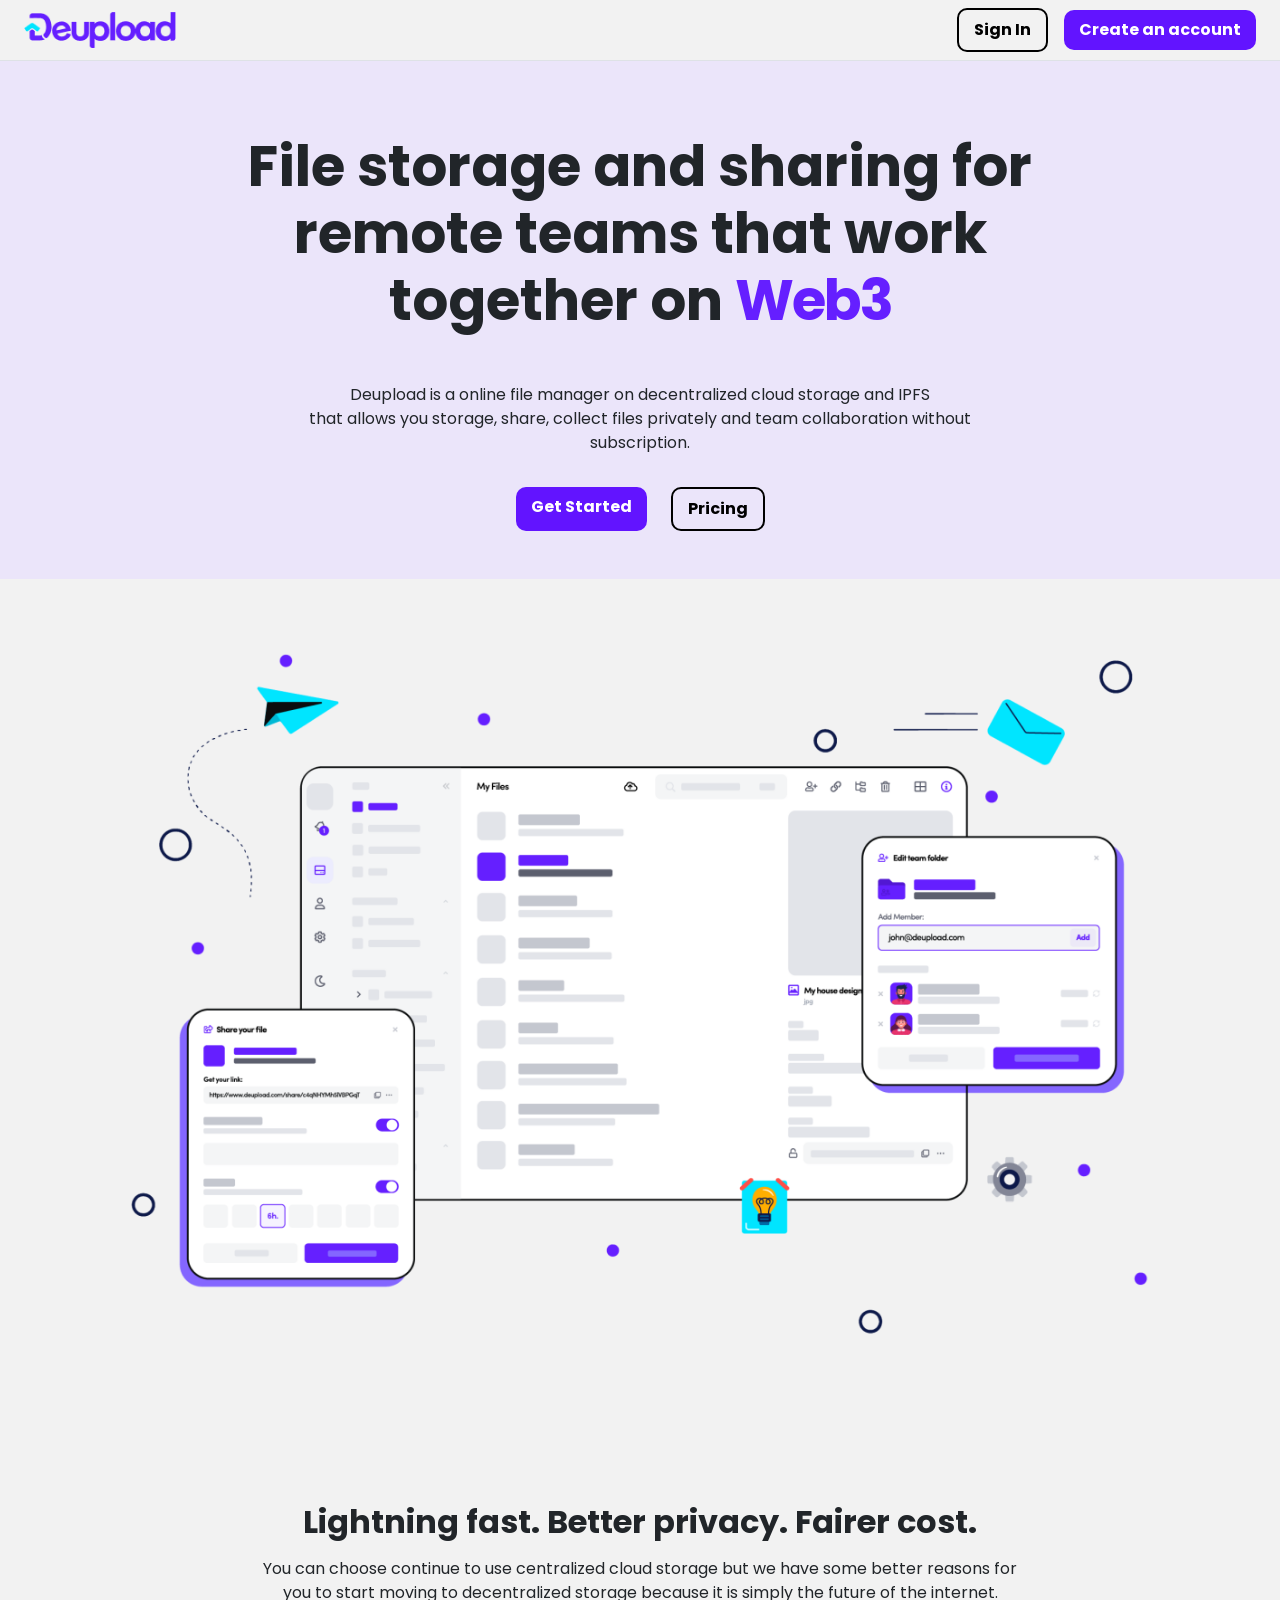
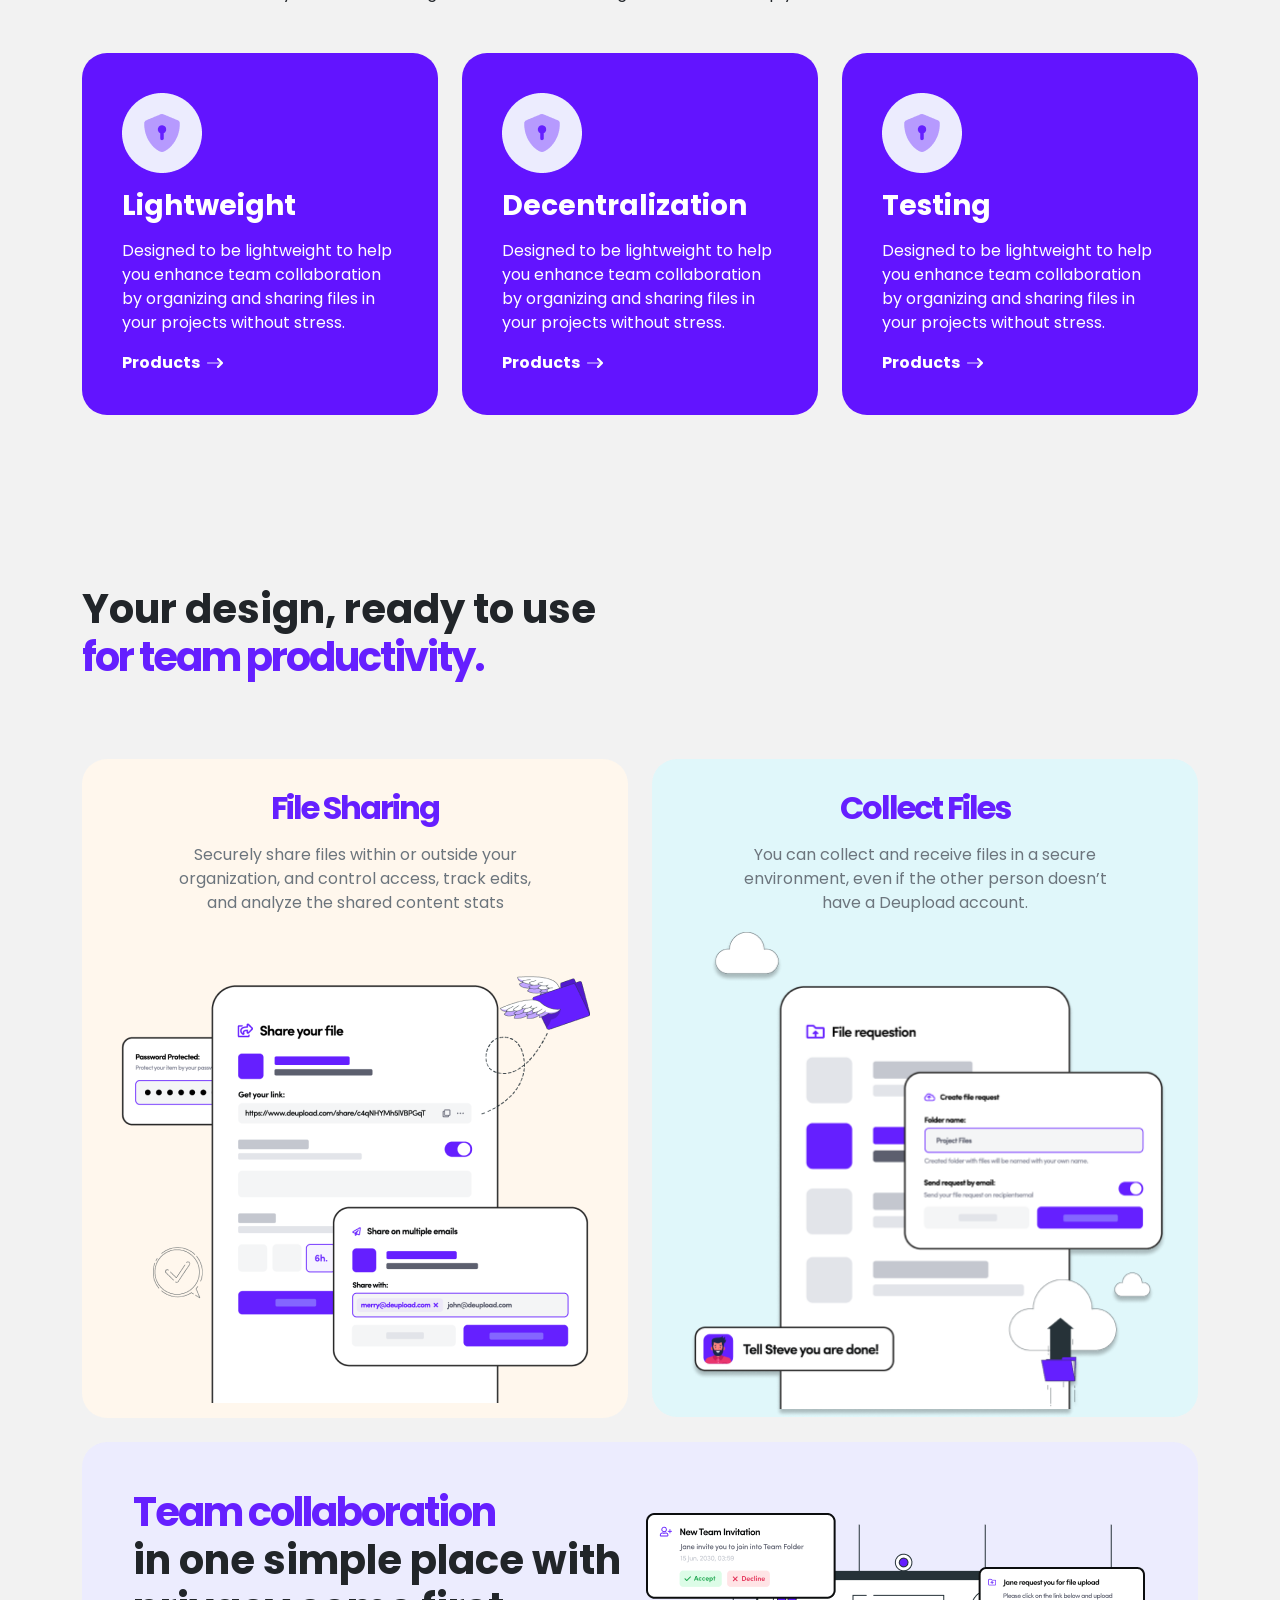
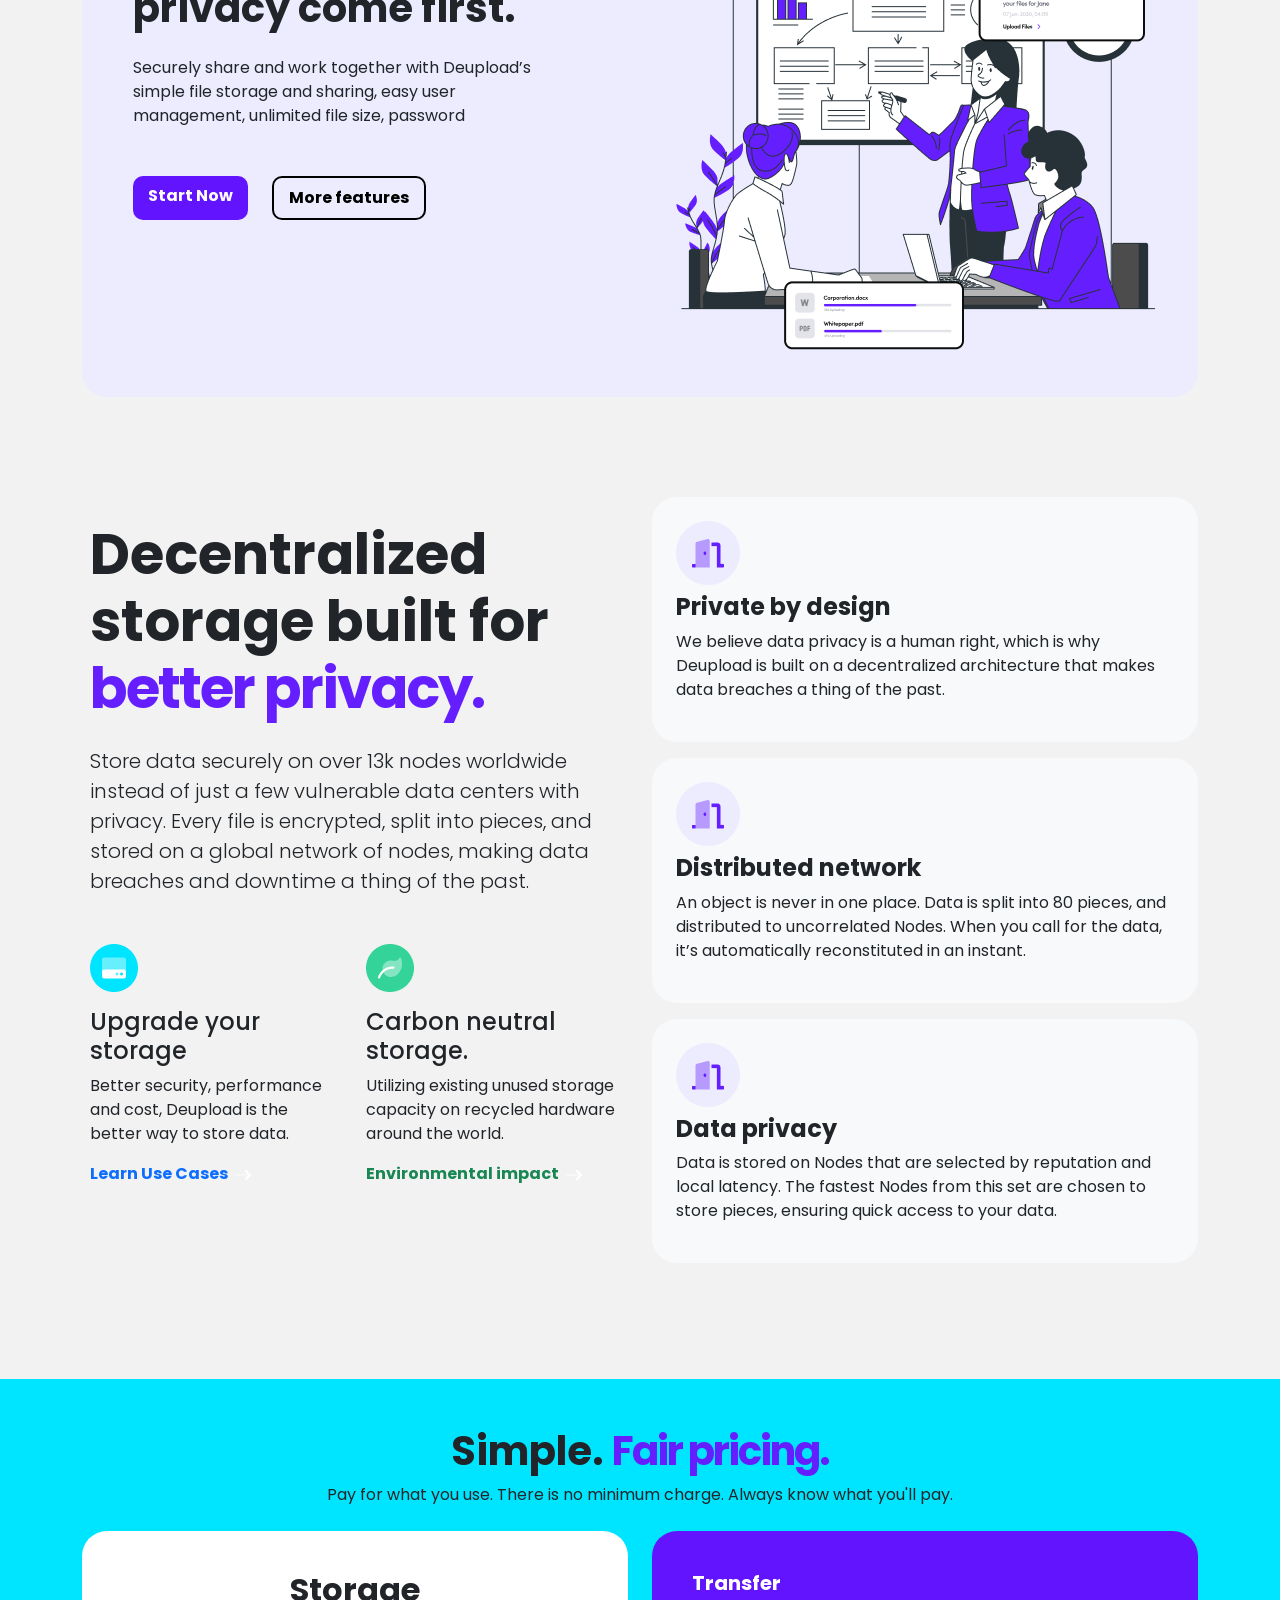
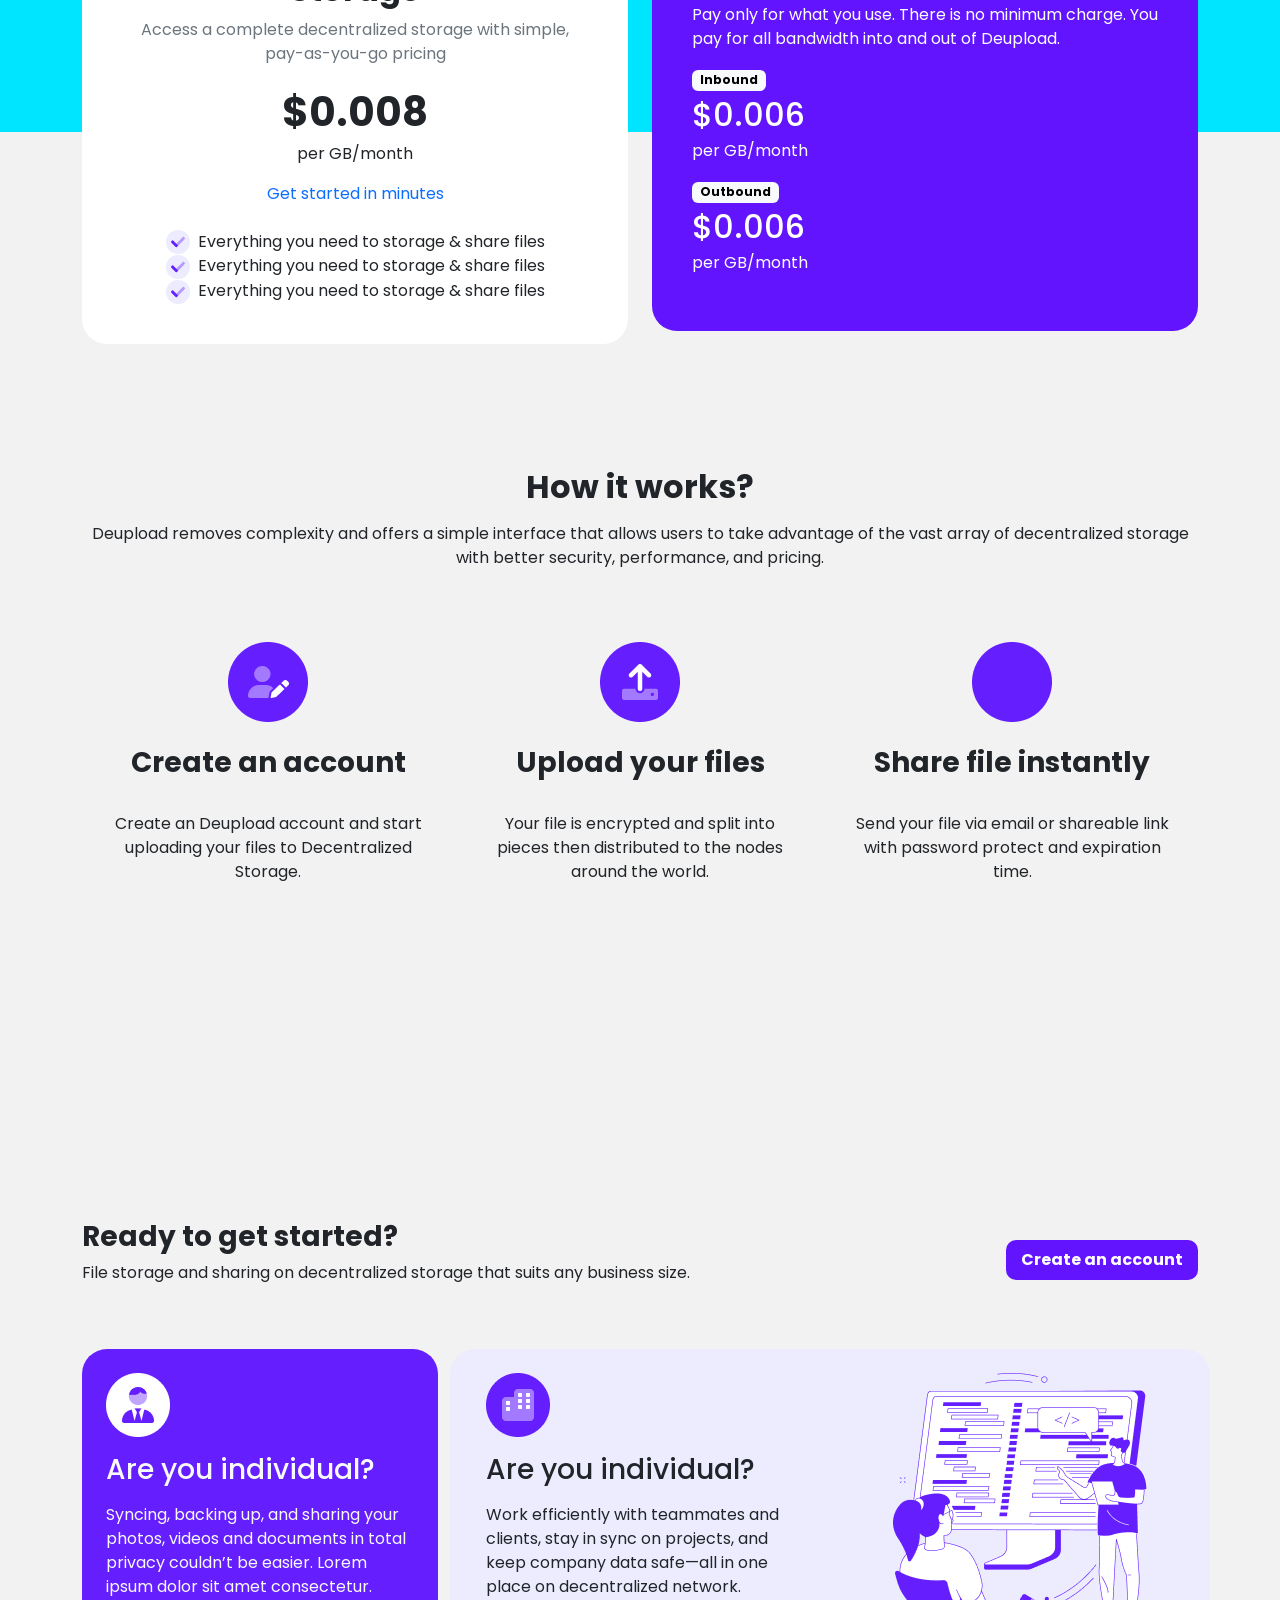
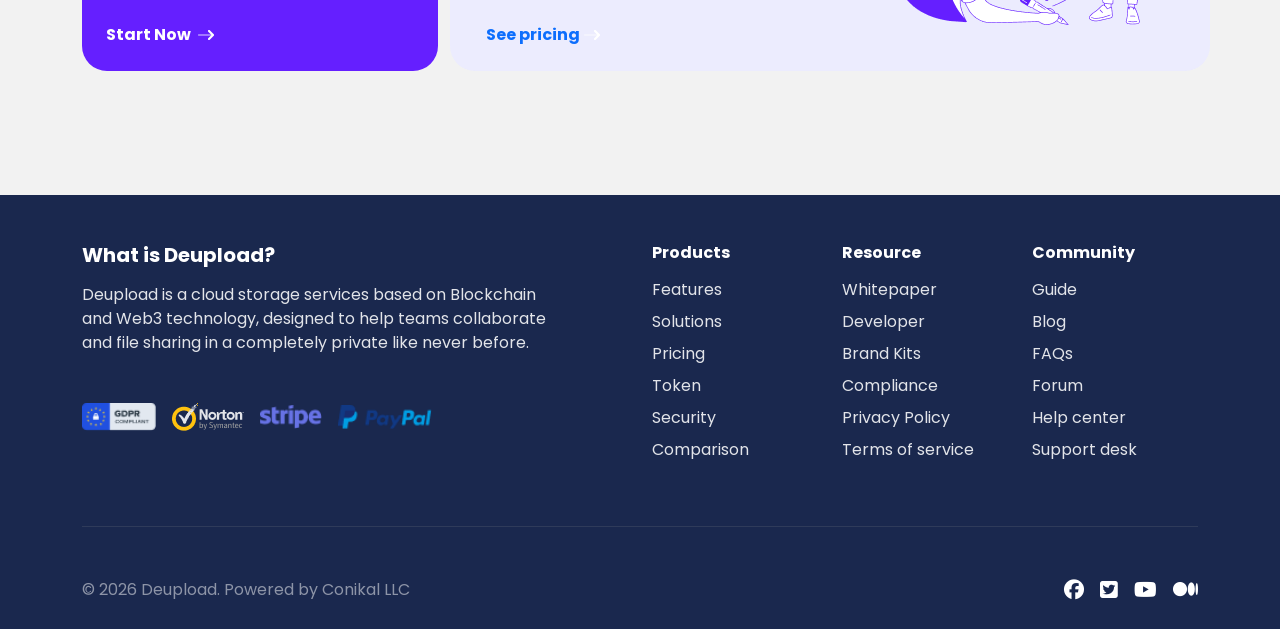
<file: index.html>
<!DOCTYPE html>
<html lang="en">

<head>
    <meta charset="UTF-8">
    <meta name="viewport" content="width=device-width, initial-scale=1.0">
    <title>Deupload</title>
    <!-- Bootstrap cdn link -->
    <link href="https://cdn.jsdelivr.net/npm/bootstrap@5.3.3/dist/css/bootstrap.min.css" rel="stylesheet"
        integrity="sha384-QWTKZyjpPEjISv5WaRU9OFeRpok6YctnYmDr5pNlyT2bRjXh0JMhjY6hW+ALEwIH" crossorigin="anonymous">

    <!-- Font-awesome cdn link -->
    <link rel="stylesheet" href="https://cdnjs.cloudflare.com/ajax/libs/font-awesome/6.5.2/css/all.min.css"
        integrity="sha512-SnH5WK+bZxgPHs44uWIX+LLJAJ9/2PkPKZ5QiAj6Ta86w+fsb2TkcmfRyVX3pBnMFcV7oQPJkl9QevSCWr3W6A=="
        crossorigin="anonymous" referrerpolicy="no-referrer" />

    <!-- stylesheet -->
    <link rel="stylesheet" href="./style.css">
</head>

<body>

    <!-- Navbar -->
    <section id="header" class="border-bottom">
        <div class="container-fluid px-4 py-2">
            <div class="d-block d-sm-flex justify-content-sm-between align-items-sm-center">
                <div>
                    <a href="#">
                        <img src="./Assets/logo-color 1.png" alt="Logo" height="36">
                    </a>
                </div>

                <div class="d-flex align-items-center gap-2 gap-sm-3">
                    <a href="" class="btn-signin">Sign In</a>
                    <a href="" class="btn-create text-nowrap">Create an account</a>
                </div>

            </div>
        </div>
    </section>

    <!-- Hero section -->
    <section class="hero-section hero-contain">
        <div class="container">
            <div class="py-5 text-center">
                <h1 class="py-4 display-4 fw-bold">
                    <span class="d-md-block">File storage and sharing for</span>
                    <span class="d-md-block">remote teams that work </span>
                    <span class="d-md-block">together on <span class="highlight">Web3</span></span>
                </h1>

                <p class="py-3 text-center">
                    <span class="d-md-block">Deupload is a online file manager on decentralized cloud storage and
                        IPFS </span>
                    <span class="d-md-block">that allows you storage, share, collect files privately and team
                        collaboration
                        without</span>
                    <span class="d-md-block">subscription.</span>
                </p>

                <div class="d-sm-flex justify-content-center gap-4">
                    <a href="#" class="btn-started">Get Started</a>
                    <a href="#" class="btn-pricing">Pricing</a>
                </div>
            </div>
        </div>
    </section>

    <!-- Image section -->
    <section id="image-section">
        <div class="container">
            <div class="p-5 my-3">
                <img src="./Assets/deupoad-hero-screen 1@2x.png" alt="" class="img-fluid">
            </div>
        </div>
    </section>

    <!-- Lightning fast section -->
    <section class="lightning-section">
        <div class="container">
            <div class="lightning-heading text-center mb-5">
                <h2 class="mb-3 fw-bold">Lightning fast. Better privacy. Fairer cost.</h2>
                <p class="mb-3">
                    <span class="d-md-block">You can choose continue to use centralized cloud storage but we have some
                        better reasons for</span>
                    <span class="d-md-block">you to start moving to decentralized storage because it is simply the
                        future of the internet.</span>
                </p>
            </div>

            <div class="lightning-wrapper">
                <div class="row">
                    <div class="col-lg-4">
                        <div class="mb-4 mb-lg-0">
                            <img src="./Assets/Group 364.png" alt="" class="img-fluid mb-3 w-auto">
                            <h3 class="fw-bold mb-3">Lightweight</h3>
                            <p>Designed to be lightweight to help you enhance team collaboration by organizing and
                                sharing files in your projects without stress.</p>
                            <a href="" class="text-decoration-none text-white fw-bold">Products <img
                                    src="./Assets/arrow-right-long 3.png" alt="" class="px-1"></a>
                        </div>
                    </div>

                    <div class="col-lg-4">
                        <div class="mb-4 mb-lg-0">
                            <img src="./Assets/Group 364.png" alt="" class="img-fluid mb-3 w-auto">
                            <h3 class="fw-bold mb-3">Decentralization</h3>
                            <p>Designed to be lightweight to help you enhance team collaboration by organizing and
                                sharing files in your projects without stress.</p>
                            <a href="" class="text-decoration-none text-white fw-bold">Products <img
                                    src="./Assets/arrow-right-long 3.png" alt="" class="px-1"></a>
                        </div>
                    </div>

                    <div class="col-lg-4">
                        <div class="mb-4 mb-lg-0">
                            <img src="./Assets/Group 364.png" alt="" class="img-fluid mb-3 w-auto">
                            <h3 class="fw-bold mb-3">Testing</h3>
                            <p>Designed to be lightweight to help you enhance team collaboration by organizing and
                                sharing files in your projects without stress.</p>
                            <a href="" class="text-decoration-none text-white fw-bold">Products <img
                                    src="./Assets/arrow-right-long 3.png" alt="" class="px-1"></a>
                        </div>
                    </div>
                </div>
            </div>
        </div>
    </section>

    <section class="features-section">
        <div class="container">
            <div class="features-heading">
                <h1 class="fw-bold fs-lg-1">
                    <span class="d-md-block">Your design, ready to use </span>
                    <span class="d-md-block highlight">for team productivity.</span>
                </h1>
            </div>

            <div class="features-wrapper">
                <div class="row">
                    <div class="col-md-6">
                        <div class="mb-4 mb-lg-0 text-center card-1">
                            <h2 class="fw-bold mb-3 highlight">File Sharing</h2>
                            <p class="text-secondary mb-3">
                                <span class="d-md-block">Securely share files within or outside your</span>
                                <span class="d-md-block">organization, and
                                    control
                                    access, track edits,</span>
                                <span class="d-md-block">and analyze the shared content stats</span>
                            </p>
                            <img src="./Assets/deupload-file-sharing 2.png" alt="" class="img-fluid">
                        </div>
                    </div>
                    <div class="col-md-6">
                        <div class="mb-4 mb-lg-0 text-center card-2">
                            <h2 class="fw-bold mb-3 highlight">Collect Files</h2>
                            <p class="text-secondary mb-3">
                                <span class="d-md-block">You can collect and receive files in a secure </span>
                                <span class="d-md-block">environment,
                                    even if
                                    the other person doesn’t</span>
                                <span class="d-md-block">have a Deupload account.</span>
                            </p>
                            <img src="./Assets/deupload-file-request 1.png" alt="" class="img-fluid">
                        </div>
                    </div>
                </div>


                <div class="row">
                    <div class="col">
                        <div class="d-block d-md-flex justify-content-around card-3 mt-4">
                            <div class="p-3">
                                <h2 class="fw-bold text-start fs-1 mb-4">
                                    <span class="d-md-block highlight">Team
                                        collaboration
                                    </span>
                                    <span class="d-md-block">in one simple place with </span>
                                    <span class="d-md-block">privacy come first. </span>
                                </h2>

                                <p class="mb-5">
                                    <span class="d-md-block">Securely share and work together with Deupload’s </span>
                                    <span class="d-md-block"> simple file storage and sharing, easy user</span>
                                    <span class="d-md-block">management, unlimited file size, password</span>
                                    <span class="d-md-block"></span>
                                </p>

                                <div class="d-sm-flex gap-4">
                                    <a href="#" class="btn-started">Start Now</a>
                                    <a href="#" class="btn-pricing">More features</a>
                                </div>
                            </div>

                            <div>
                                <img src="./Assets/Group 232.png" alt="" class="img-fluid">
                            </div>
                        </div>
                    </div>
                </div>
            </div>
        </div>
    </section>

    <section class="better-privacy">
        <div class="container">
            <div class="row">
                <div class="col-md-6">
                    <div class="p-2 mb-4 mb-lg-0">
                        <h1 class="fw-bold py-3 display-4">Decentralized <span>storage built for</span> <span
                                class="highlight">better privacy.</span></h1>

                        <p class="lead mb-5">Store data securely on over 13k nodes worldwide instead of just a few
                            vulnerable
                            data centers
                            with privacy. Every file is encrypted, split into pieces, and stored on a global network of
                            nodes, making data breaches and downtime a thing of the past.</p>

                        <div class="d-block d-lg-flex gap-4">
                            <div class="mb-3 mb-lg-0">
                                <img src="./Assets/Group 372.png" alt="" class="mb-3">
                                <h4>Upgrade your storage</h4>
                                <p>Better security, performance and cost, Deupload is the better way to store data.</p>
                                <a href="" class="text-decoration-none text-primary fw-bold">Learn Use Cases <img
                                        src="./Assets/arrow-right-long 3.png" alt="" class="px-1 arrow"></a>
                            </div>

                            <div>
                                <img src="./Assets/Group 373.png" alt="" class="mb-3">
                                <h4>Carbon neutral storage.</h4>
                                <p>Utilizing existing unused storage capacity on recycled hardware around the world.</p>
                                <a href="" class="text-decoration-none text-success fw-bold">Environmental impact <img
                                        src="./Assets/arrow-right-long 3.png" alt="" class="px-1 arrow"></a>
                            </div>
                        </div>
                    </div>
                </div>
                <div class="col-md-6">
                    <div>
                        <div id="three" class=" p-4 mb-3 bg-light">
                            <img src="./Assets/Group 374.png" alt="" class="img-fluid mb-2">
                            <h4 class="fw-bold">Private by design</h4>
                            <p>We believe data privacy is a human right, which is why Deupload is built on a
                                decentralized
                                architecture that makes data breaches a thing of the past.</p>
                        </div>

                        <div id="four" class="p-4 mb-3 bg-light">
                            <img src="./Assets/Group 374.png" alt="" class="img-fluid mb-2">
                            <h4 class="fw-bold">Distributed network</h4>
                            <p>An object is never in one place. Data is split into 80 pieces, and distributed to
                                uncorrelated Nodes. When you call for the data, it’s automatically reconstituted in an
                                instant.</p>
                        </div>

                        <div id="three" class="p-4 mb-3 bg-light">
                            <img src="./Assets/Group 374.png" alt="" class="img-fluid mb-2">
                            <h4 class="fw-bold">Data privacy</h4>
                            <p>Data is stored on Nodes that are selected by reputation and local latency. The fastest
                                Nodes
                                from this set are chosen to store pieces, ensuring quick access to your data.</p>
                        </div>
                    </div>
                </div>
            </div>
        </div>
    </section>

    <section class="pricing-section">
        <div class="container">
            <div class="price-heading text-center pt-5">
                <h1 class="fw-bold mb-2">
                    Simple. <span class="highlight">Fair pricing.</span>
                </h1>
                <p class="hero-subtitle mb-0">
                    Pay for what you use. There is no minimum charge. Always know what you'll pay.
                </p>
            </div>

            <div class="price-wrapper mt-4">
                <div class="row">
                    <div class="col-md-6">
                        <div class="text-center mb-4">
                            <h4 class="fw-bold fs-2">Storage</h4>
                            <p class="text-secondary fs-6">Access a complete decentralized storage with simple,
                                pay-as-you-go
                                pricing</p>
                            <p class="fw-bold fs-1 price">$0.008</p>
                            <p class="fs-6">per GB/month</p>

                            <a href="" class="text-decoration-none but mb-4">Get started in minutes</a>

                            <p class="points"><img src="./Assets/point.png" alt="" class="pe-2">Everything you need to
                                storage
                                & share
                                files</p>
                            <p class="points"><img src="./Assets/point.png" alt="" class="pe-2">Everything you need to
                                storage
                                & share
                                files</p>
                            <p class="points"><img src="./Assets/point.png" alt="" class="pe-2">Everything you need to
                                storage
                                & share
                                files</p>
                        </div>
                    </div>
                    <div class="col-md-6">
                        <div class="text-center mb-4">
                            <h5 class="fw-bold fs-5 text-start c-title">Transfer</h5>
                            <p class="text-white fontpara text-start">Pay only for what you use. There is no minimum
                                charge.
                                You
                                pay for all
                                bandwidth into and out of Deupload.
                            </p>
                            <p class="d-block text-start points">
                                <span class="badge text-bg-light">Inbound</span>
                            </p>
                            <span class="fw-medium fs-2 d-block text-start">$0.006</span>
                            <p class="fs-6 d-block text-start mb-3">per GB/month</p>

                            <p class="d-block text-start points">
                                <span class="badge text-bg-light">Outbound</span>
                            </p>
                            <span class="fw-medium fs-2 d-block text-start">$0.006</span>
                            <p class="fs-6 d-block text-start">per GB/month</p>
                        </div>
                    </div>
                </div>
            </div>
        </div>
    </section>

    <section class="work-section">
        <div class="container">
            <div class="work-heading text-center  mb-5">
                <h2 class="fw-bold mb-3">How it works?</h2>
                <p>Deupload removes complexity and offers a simple interface that allows users to take advantage of the
                    vast array of decentralized storage with better security, performance, and pricing.</p>
            </div>

            <div class="work-wrapper d-lg-flex mb-5">
                <div class="col-lg-4">
                    <div class="text-center p-4">
                        <img src="./Assets/create an acc.png" alt="" class="pb-4">
                        <h3 class="pb-4 fw-bold">Create an account</h3>
                        <p>Create an Deupload account and start uploading your files to Decentralized Storage.</p>
                    </div>
                </div>
                <div class="col-lg-4">
                    <div class="text-center p-4">
                        <img src="./Assets/Upload files.png" alt="" class="pb-4">
                        <h3 class="pb-4 fw-bold">Upload your files</h3>
                        <p>Your file is encrypted and split into pieces then distributed to the nodes around the world.
                        </p>
                    </div>
                </div>
                <div class="col-lg-4">
                    <div class="text-center p-4">
                        <img src="./Assets/share via.png" alt="" class="pb-4">
                        <h3 class="pb-4 fw-bold">Share file instantly</h3>
                        <p>Send your file via email or shareable link with password protect and expiration time.</p>
                    </div>
                </div>
            </div>
        </div>
    </section>

    <section class="ready-section">
        <div class="container">
            <div class="d-md-flex justify-content-between align-items-center my-5">
                <div>
                    <h3 class=" fw-bold">Ready to get started?</h3>
                    <p>File storage and sharing on decentralized storage that suits any business size.</p>
                </div>

                <div>
                    <a href="" class="btn-create text-nowrap">Create an account</a>
                </div>
            </div>

            <div class="ready-wrapper">
                <div class="row">
                    <div class="col-lg-4">
                        <div class="p-4 text-light text-md-center text-lg-start mb-4">
                            <img src="./Assets/user.png" alt="" class="mb-3">
                            <h3 class="mb-3">Are you individual?</h3>
                            <p class="mb-4">Syncing, backing up, and sharing your photos, videos and documents in total
                                privacy
                                couldn’t
                                be easier. Lorem ipsum dolor sit amet consectetur.</p>

                            <a href="" class="text-decoration-none text-white fw-bold">Start Now <img
                                    src="./Assets/arrow-right-long 3.png" alt="" class="px-1"></a>
                        </div>
                    </div>
                    <div class="col-lg-8">
                        <div class="row">
                            <div class="col-lg-6">
                                <div class="p-4 text-md-center text-lg-start">
                                    <img src="./Assets/not user.png" alt="" class="mb-3">
                                    <h3 class="mb-3">Are you individual?</h3>
                                    <p class="mb-4">Work efficiently with teammates and clients, stay in sync on
                                        projects, and keep
                                        company data safe—all in one place on decentralized network.</p>

                                    <a href="" class="text-decoration-none fw-bold">See pricing<img
                                            src="./Assets/arrow-right-long 3.png" alt="" class="px-1 arrow"></a>
                                </div>
                            </div>
                            <div class="col-lg-6">
                                <div class="p-4 text-md-center">
                                    <img src="./Assets/ready-img1.png" alt="">
                                </div>
                            </div>
                        </div>
                    </div>
                </div>
            </div>

        </div>
    </section>

    <footer class="bg-footer text-white pt-5 pb-4">
        <div class="container">
            <div class="row gy-4 gy-lg-0">
                <div class="col-12 col-lg-6 pe-lg-5">
                    <h5 class="fw-bold mb-3">What is Deupload?</h5>
                    <p class="textcolor pe-lg-4 mb-5">
                        Deupload is a cloud storage services based on Blockchain and Web3 technology, designed to help
                        teams collaborate and file sharing in a completely private like never before.
                    </p>
                    <!-- Trust / Payment Badges -->
                    <div class="d-flex align-items-center gap-3 mt-4">
                        <img src="./Assets/GDPR compliant - GDPR Copy 5.png" alt="GDPR" height="28">
                        <img src="./Assets/norton.png" alt="Norton" height="28">
                        <img src="./Assets/stripe-seeklogo.com 1.png" alt="Stripe" height="24">
                        <img src="./Assets/paypal.png" alt="PayPal" height="24">
                    </div>
                </div>

                <div class="col-6 col-md-4 col-lg-2">
                    <h6 class="fw-bold mb-3">Products</h6>
                    <ul class="list-unstyled textcolor">
                        <li class="mb-2"><a href="#" class="text-reset text-decoration-none">Features</a></li>
                        <li class="mb-2"><a href="#" class="text-reset text-decoration-none">Solutions</a></li>
                        <li class="mb-2"><a href="#" class="text-reset text-decoration-none">Pricing</a></li>
                        <li class="mb-2"><a href="#" class="text-reset text-decoration-none">Token</a></li>
                        <li class="mb-2"><a href="#" class="text-reset text-decoration-none">Security</a></li>
                        <li class="mb-2"><a href="#" class="text-reset text-decoration-none">Comparison</a></li>
                    </ul>
                </div>

                <div class="col-6 col-md-4 col-lg-2">
                    <h6 class="fw-bold mb-3">Resource</h6>
                    <ul class="list-unstyled textcolor">
                        <li class="mb-2"><a href="#" class="text-reset text-decoration-none">Whitepaper</a></li>
                        <li class="mb-2"><a href="#" class="text-reset text-decoration-none">Developer</a></li>
                        <li class="mb-2"><a href="#" class="text-reset text-decoration-none">Brand Kits</a></li>
                        <li class="mb-2"><a href="#" class="text-reset text-decoration-none">Compliance</a></li>
                        <li class="mb-2"><a href="#" class="text-reset text-decoration-none">Privacy Policy</a></li>
                        <li class="mb-2"><a href="#" class="text-reset text-decoration-none">Terms of service</a></li>
                    </ul>
                </div>

                <div class="col-6 col-md-4 col-lg-2">
                    <h6 class="fw-bold mb-3">Community</h6>
                    <ul class="list-unstyled textcolor">
                        <li class="mb-2"><a href="#" class="text-reset text-decoration-none">Guide</a></li>
                        <li class="mb-2"><a href="#" class="text-reset text-decoration-none">Blog</a></li>
                        <li class="mb-2"><a href="#" class="text-reset text-decoration-none">FAQs</a></li>
                        <li class="mb-2"><a href="#" class="text-reset text-decoration-none">Forum</a></li>
                        <li class="mb-2"><a href="#" class="text-reset text-decoration-none">Help center</a></li>
                        <li class="mb-2"><a href="#" class="text-reset text-decoration-none">Support desk</a></li>
                    </ul>
                </div>

            </div>

            <hr class="border-secondary my-5 opacity-25">

            <div class="row align-items-center gy-3 gy-md-0">
                <div class="col-12 col-md-6 text-center text-md-start text-white-50">
                    <p class="mb-0">© 2026 Deupload. Powered by Conikal LLC</p>
                </div>

                <div class="col-12 col-md-6 text-center text-md-end">
                    <div class="d-inline-flex gap-3">
                        <a href="#" class="text-white text-decoration-none fs-5"><i
                                class="fa-brands fa-facebook"></i></a>
                        <a href="#" class="text-white text-decoration-none fs-5"><i
                                class="fa-brands fa-square-twitter"></i></a>
                        <a href="#" class="text-white text-decoration-none fs-5"><i
                                class="fa-brands fa-youtube"></i></a>
                        <a href="#" class="text-white text-decoration-none fs-5"><i class="fa-brands fa-medium"></i></a>
                    </div>
                </div>
            </div>

        </div>
    </footer>

    <!-- Bootstrap js cdn link -->
    <script src="https://cdn.jsdelivr.net/npm/bootstrap@5.3.3/dist/js/bootstrap.bundle.min.js"
        integrity="sha384-YvpcrYf0tY3lHB60NNkmXc5s9fDVZLESaAA55NDzOxhy9GkcIdslK1eN7N6jIeHz"
        crossorigin="anonymous"></script>

</body>

</html>
</file>
<file: style.css>
@import url('https://fonts.googleapis.com/css2?family=Poppins:ital,wght@0,100;0,200;0,300;0,400;0,500;0,600;0,700;0,800;0,900;1,100;1,200;1,300;1,400;1,500;1,600;1,700;1,800;1,900&display=swap');

:root {
    --brand-purple: #6214ff;
    --footer-bg: #1A284E;
}

body {
    font-family: "Poppins", sans-serif;
    background-color: #F2F2F2;
}

a,
span {
    display: inline-block;
}

.btn-signin,
.btn-pricing {
    border: 2px solid black;
    padding: 8px 15px;
    font-weight: bold;
    border-radius: 10px;
    text-decoration: none;
    color: black;
}

.btn-create,
.btn-started {
    padding: 8px 15px;
    font-weight: bold;
    background-color: var(--brand-purple);
    color: white;
    border-radius: 10px;
    text-decoration: none;
}

/* Hero section */

.hero-contain {
    background-color: #EBE5FA;
}

.lightning-section,
.better-privacy,.work-section,.ready-section {
    padding: 100px 0px;
}

.lightning-wrapper>div>div>div {
    background-color: var(--brand-purple);
    padding: 40px;
    color: white;
    border-radius: 25px;
}

.features-heading {
    padding: 70px 0px;
}

.card-1 {
    background-color: #FFF7ED;
    padding: 30px 30px 15px 30px;
    border-radius: 25px;
}

.card-2 {
    background-color: #E0F7FA;
    padding: 30px 30px 0px 30px;
    border-radius: 25px;
}

.card-3 {
    background-color: #ECECFE;
    padding: 30px;
    border-radius: 25px;
}

.highlight {
    color: #651FFF;
    letter-spacing: -2px;
}

#three,
#four {
    border-radius: 25px;
}

.dashed-line{
    border-top: 2px dashed;
    color: wheat;
}


.pricing-section{
    background: linear-gradient(to bottom,#00e5ff 0%,#00e5ff 60%,#F2F2F2 60%,#F2F2F2 100%);
}
.price-wrapper > div > div:nth-child(1) > div{
    background-color: white;
    padding: 40px;
    border-radius: 25px;
}


.price-wrapper > div > div:nth-child(2) > div{
    background-color: var(--brand-purple);
    padding: 40px;
    border-radius: 25px;
    color: white;
}

.price ,.points{
    margin: 0 !important;
}

.ready-wrapper>div>div:nth-child(1)>div {
    background-color: #651FFF;
    border-radius: 25px;
}

.ready-wrapper>div>div:nth-child(2)>div {
    background-color: #ECECFE;
    border-radius: 25px;
}

.bg-footer {
    background-color: var(--footer-bg);
}

.textcolor {
    color: #E2E4E9;
}
</file>
